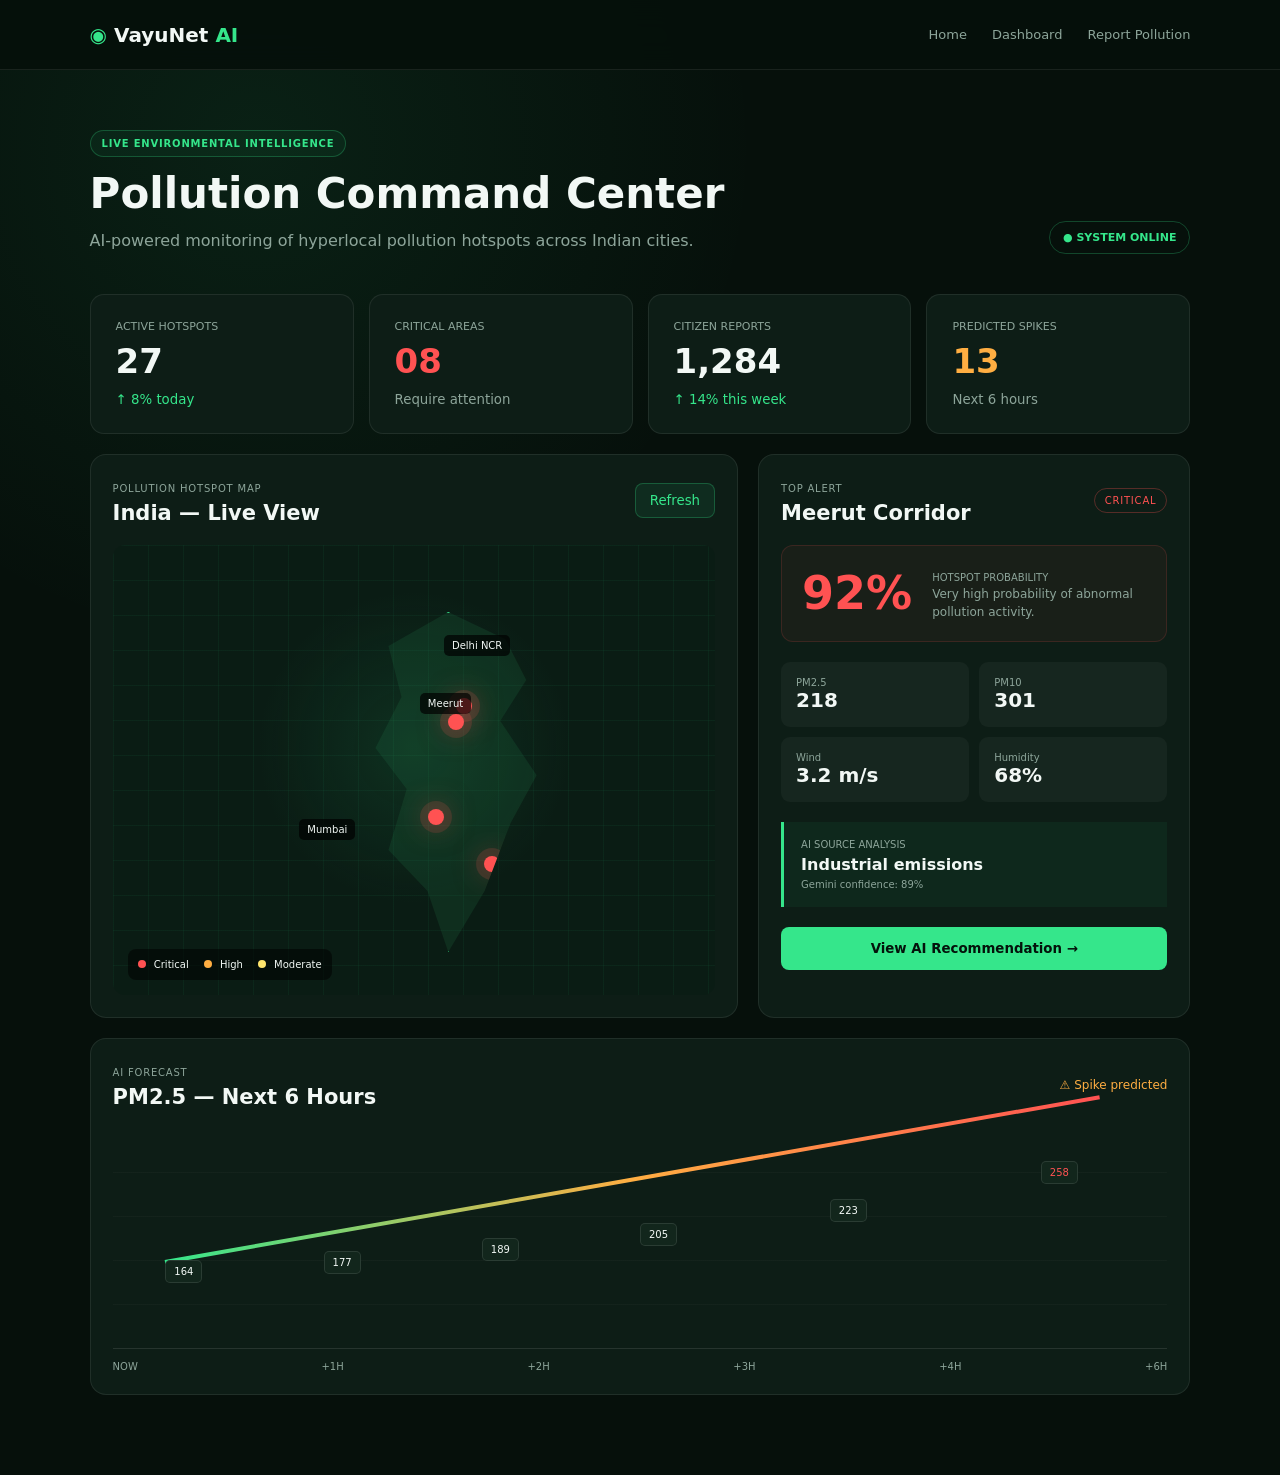
<file: index.html>
<!DOCTYPE html>
<html lang="en">

<head>

    <meta charset="UTF-8">

    <meta name="viewport"
          content="width=device-width, initial-scale=1.0">

    <title>VayuNet AI | Dashboard</title>

    <link rel="stylesheet"
          href="style.css">

</head>

<body>

<nav class="navbar">

    <div class="logo">
        <span>◉</span> VayuNet <b>AI</b>
    </div>

    <div class="nav-links">

        <a href="index.html">
            Home
        </a>

        <a href="dashboard.html">
            Dashboard
        </a>

        <a href="report.html">
            Report Pollution
        </a>

    </div>

</nav>


<main class="dashboard">

    <div class="dashboard-header">

        <div>

            <div class="badge">
                LIVE ENVIRONMENTAL INTELLIGENCE
            </div>

            <h1>
                Pollution Command Center
            </h1>

            <p>
                AI-powered monitoring of hyperlocal pollution
                hotspots across Indian cities.
            </p>

        </div>

        <div class="status">
            ● SYSTEM ONLINE
        </div>

    </div>


    <!-- Stats -->

    <section class="dashboard-stats">

        <div class="dashboard-card">

            <span>
                ACTIVE HOTSPOTS
            </span>

            <strong>
                27
            </strong>

            <small class="green">
                ↑ 8% today
            </small>

        </div>


        <div class="dashboard-card">

            <span>
                CRITICAL AREAS
            </span>

            <strong class="red">
                08
            </strong>

            <small>
                Require attention
            </small>

        </div>


        <div class="dashboard-card">

            <span>
                CITIZEN REPORTS
            </span>

            <strong>
                1,284
            </strong>

            <small class="green">
                ↑ 14% this week
            </small>

        </div>


        <div class="dashboard-card">

            <span>
                PREDICTED SPIKES
            </span>

            <strong class="orange">
                13
            </strong>

            <small>
                Next 6 hours
            </small>

        </div>

    </section>


    <!-- Main Grid -->

    <section class="dashboard-grid">


        <!-- Map -->

        <div class="panel map-panel">

            <div class="panel-header">

                <div>

                    <span>
                        POLLUTION HOTSPOT MAP
                    </span>

                    <h2>
                        India — Live View
                    </h2>

                </div>

                <button>
                    Refresh
                </button>

            </div>


            <div class="big-map">

                <div class="map-grid"></div>

                <div class="india-shape">

                    <div class="map-hotspot hotspot-a"></div>

                    <div class="map-hotspot hotspot-b"></div>

                    <div class="map-hotspot hotspot-c"></div>

                    <div class="map-hotspot hotspot-d"></div>

                </div>


                <div class="map-location location-a">
                    Delhi NCR
                </div>

                <div class="map-location location-b">
                    Meerut
                </div>

                <div class="map-location location-c">
                    Mumbai
                </div>


                <div class="map-legend">

                    <div>
                        <i class="critical"></i>
                        Critical
                    </div>

                    <div>
                        <i class="high"></i>
                        High
                    </div>

                    <div>
                        <i class="moderate"></i>
                        Moderate
                    </div>

                </div>

            </div>

        </div>


        <!-- Hotspot -->

        <div class="panel hotspot-panel">

            <div class="panel-header">

                <div>

                    <span>
                        TOP ALERT
                    </span>

                    <h2>
                        Meerut Corridor
                    </h2>

                </div>

                <span class="critical-label">
                    CRITICAL
                </span>

            </div>


            <div class="risk-score">

                <div class="score">
                    92%
                </div>

                <div>
                    <span>
                        HOTSPOT PROBABILITY
                    </span>

                    <p>
                        Very high probability of
                        abnormal pollution activity.
                    </p>
                </div>

            </div>


            <div class="metrics">

                <div>
                    <span>PM2.5</span>
                    <strong>218</strong>
                </div>

                <div>
                    <span>PM10</span>
                    <strong>301</strong>
                </div>

                <div>
                    <span>Wind</span>
                    <strong>3.2 m/s</strong>
                </div>

                <div>
                    <span>Humidity</span>
                    <strong>68%</strong>
                </div>

            </div>


            <div class="source-box">

                <span>
                    AI SOURCE ANALYSIS
                </span>

                <strong>
                    Industrial emissions
                </strong>

                <small>
                    Gemini confidence: 89%
                </small>

            </div>


            <button class="action-button">
                View AI Recommendation →
            </button>

        </div>

    </section>


    <!-- Forecast -->

    <section class="panel forecast-panel">

        <div class="panel-header">

            <div>

                <span>
                    AI FORECAST
                </span>

                <h2>
                    PM2.5 — Next 6 Hours
                </h2>

            </div>

            <div class="forecast-warning">
                ⚠ Spike predicted
            </div>

        </div>


        <div class="forecast-chart">

            <div class="chart-line"></div>

            <div class="chart-point p1">164</div>
            <div class="chart-point p2">177</div>
            <div class="chart-point p3">189</div>
            <div class="chart-point p4">205</div>
            <div class="chart-point p5">223</div>
            <div class="chart-point p6">258</div>

        </div>


        <div class="forecast-hours">

            <span>NOW</span>
            <span>+1H</span>
            <span>+2H</span>
            <span>+3H</span>
            <span>+4H</span>
            <span>+6H</span>

        </div>

    </section>


</main>


<script src="script.js"></script>

</body>

</html>
</file>
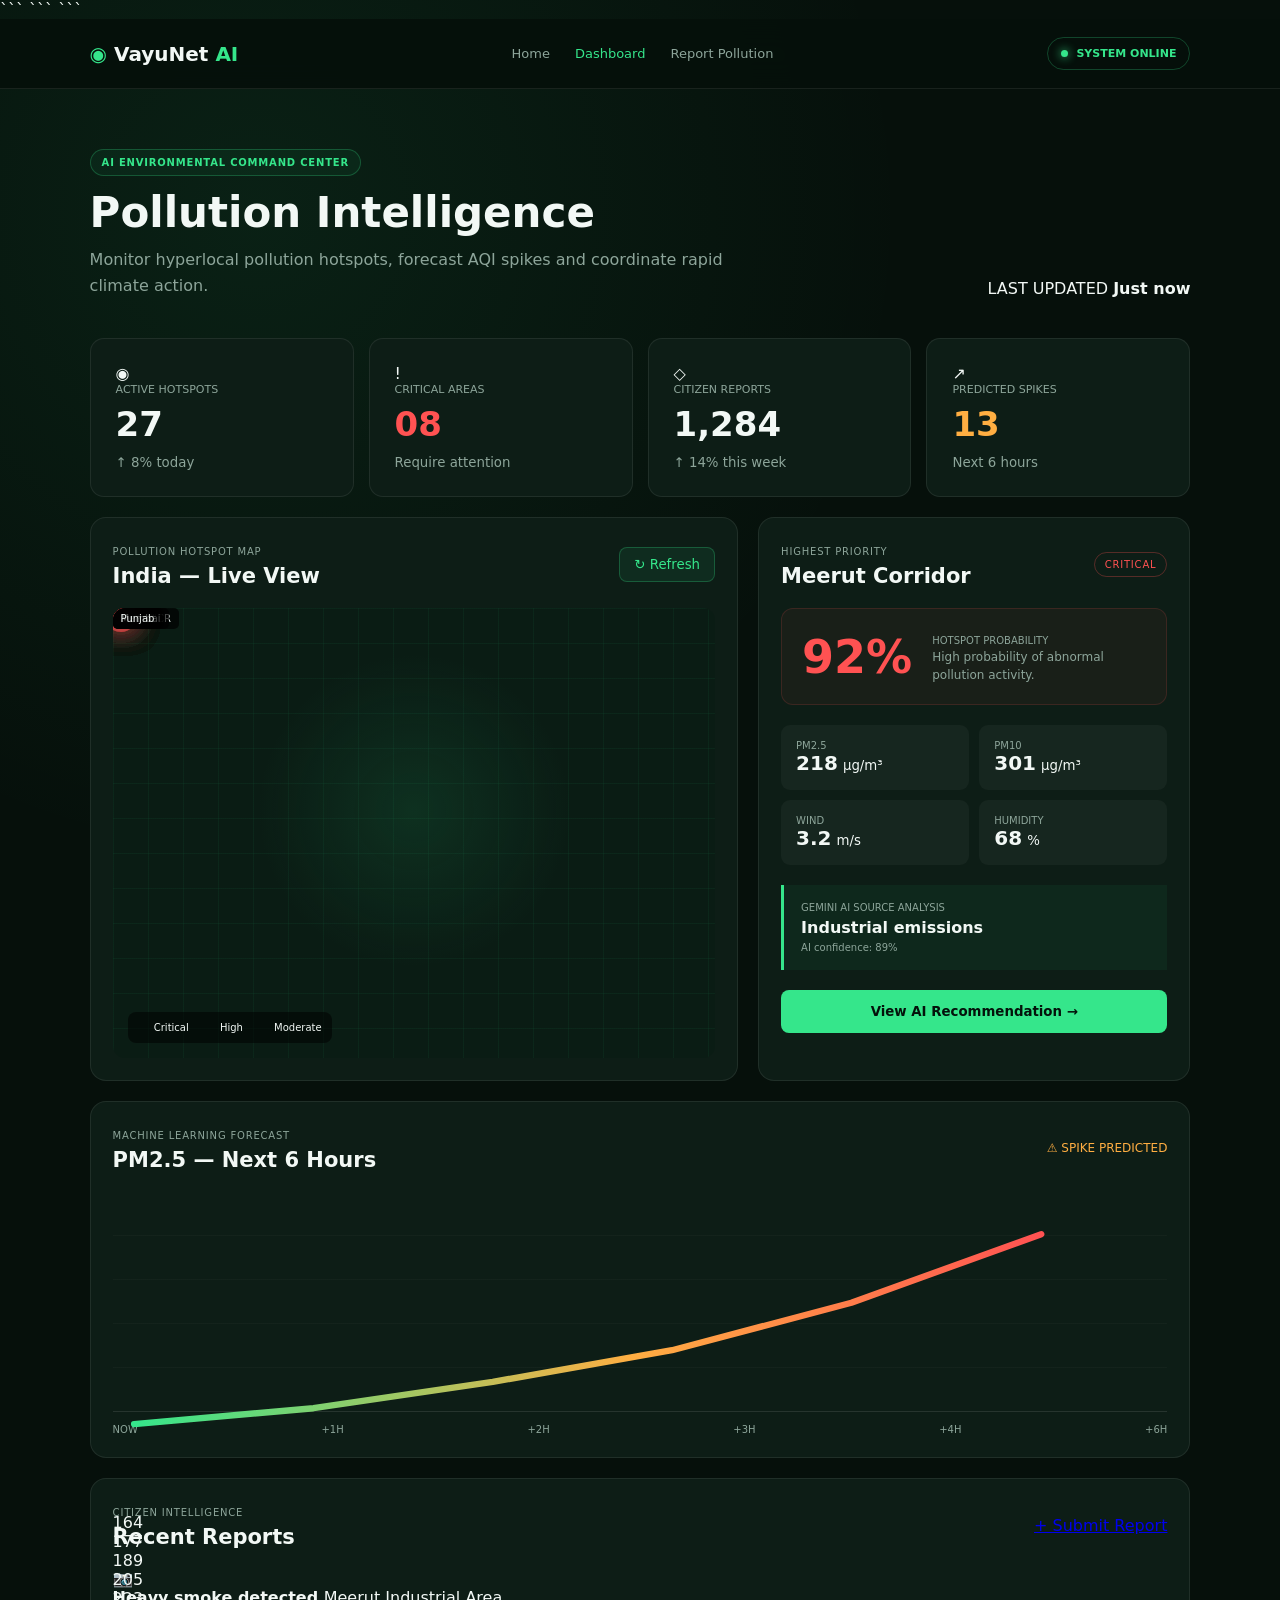
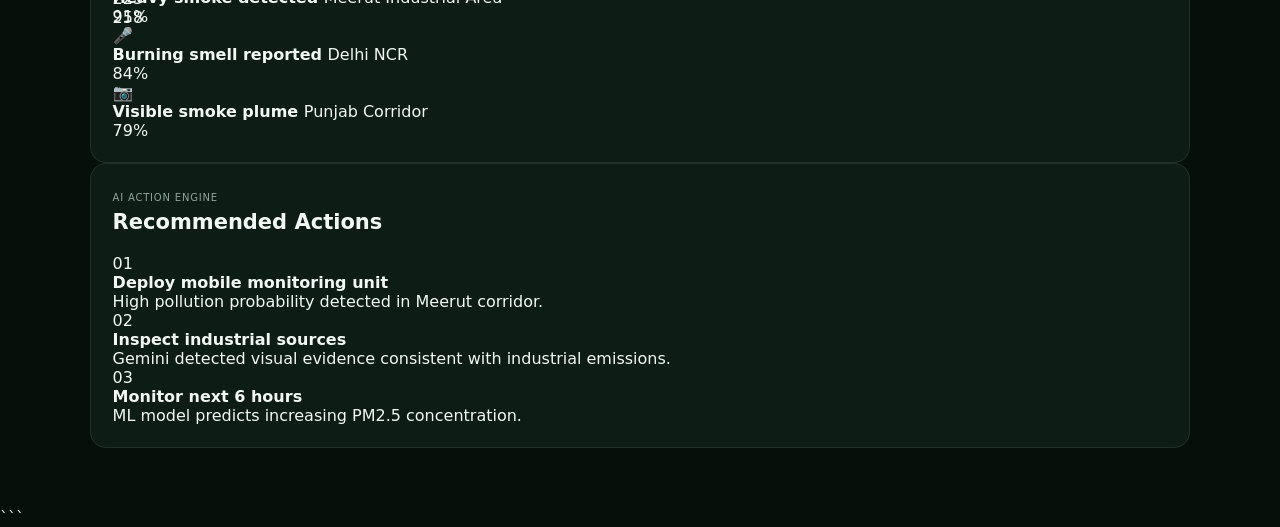
<file: dashboard.html>
<!DOCTYPE html>

<html lang="en">

<head>
    <meta charset="UTF-8">
    <meta name="viewport" content="width=device-width, initial-scale=1.0">

```
<title>VayuNet AI | Command Center</title>

<link rel="stylesheet" href="style.css">
```

</head>

<body>

```
<!-- Navigation -->

<nav class="navbar">

    <div class="logo">
        <span>◉</span> VayuNet <b>AI</b>
    </div>

    <div class="nav-links">
        <a href="index.html">Home</a>
        <a href="dashboard.html" class="active">Dashboard</a>
        <a href="report.html">Report Pollution</a>
    </div>

    <div class="system-status">
        <span class="status-dot"></span>
        SYSTEM ONLINE
    </div>

</nav>


<!-- Dashboard -->

<main class="dashboard">

    <!-- Header -->

    <section class="dashboard-header">

        <div>

            <div class="badge">
                AI ENVIRONMENTAL COMMAND CENTER
            </div>

            <h1>
                Pollution Intelligence
            </h1>

            <p>
                Monitor hyperlocal pollution hotspots,
                forecast AQI spikes and coordinate rapid
                climate action.
            </p>

        </div>

        <div class="last-update">
            <span>LAST UPDATED</span>
            <strong id="updateTime">Just now</strong>
        </div>

    </section>


    <!-- Statistics -->

    <section class="dashboard-stats">

        <div class="dashboard-card">

            <div class="stat-icon green-icon">
                ◉
            </div>

            <span>ACTIVE HOTSPOTS</span>

            <strong>27</strong>

            <small class="positive">
                ↑ 8% today
            </small>

        </div>


        <div class="dashboard-card">

            <div class="stat-icon red-icon">
                !
            </div>

            <span>CRITICAL AREAS</span>

            <strong class="red">08</strong>

            <small>
                Require attention
            </small>

        </div>


        <div class="dashboard-card">

            <div class="stat-icon orange-icon">
                ◇
            </div>

            <span>CITIZEN REPORTS</span>

            <strong>1,284</strong>

            <small class="positive">
                ↑ 14% this week
            </small>

        </div>


        <div class="dashboard-card">

            <div class="stat-icon purple-icon">
                ↗
            </div>

            <span>PREDICTED SPIKES</span>

            <strong class="orange">13</strong>

            <small>
                Next 6 hours
            </small>

        </div>

    </section>


    <!-- Main Dashboard -->

    <section class="dashboard-grid">


        <!-- Pollution Map -->

        <div class="panel map-panel">

            <div class="panel-header">

                <div>

                    <span class="panel-label">
                        POLLUTION HOTSPOT MAP
                    </span>

                    <h2>
                        India — Live View
                    </h2>

                </div>

                <button class="small-button"
                        onclick="refreshDashboard()">
                    ↻ Refresh
                </button>

            </div>


            <div class="big-map">

                <div class="map-grid"></div>


                <!-- Stylized India -->

                <div class="india-map">

                    <div class="map-hotspot hotspot-delhi"></div>

                    <div class="map-hotspot hotspot-meerut"></div>

                    <div class="map-hotspot hotspot-mumbai"></div>

                    <div class="map-hotspot hotspot-punjab"></div>

                    <div class="map-hotspot hotspot-kolkata"></div>

                    <div class="map-hotspot hotspot-bangalore"></div>

                </div>


                <!-- Labels -->

                <div class="map-location location-delhi">
                    Delhi NCR
                </div>

                <div class="map-location location-meerut">
                    Meerut
                </div>

                <div class="map-location location-mumbai">
                    Mumbai
                </div>

                <div class="map-location location-punjab">
                    Punjab
                </div>


                <!-- Legend -->

                <div class="map-legend">

                    <div>
                        <i class="legend-critical"></i>
                        Critical
                    </div>

                    <div>
                        <i class="legend-high"></i>
                        High
                    </div>

                    <div>
                        <i class="legend-medium"></i>
                        Moderate
                    </div>

                </div>

            </div>

        </div>


        <!-- Top Alert -->

        <div class="panel alert-panel">

            <div class="panel-header">

                <div>

                    <span class="panel-label">
                        HIGHEST PRIORITY
                    </span>

                    <h2>
                        Meerut Corridor
                    </h2>

                </div>

                <span class="critical-label">
                    CRITICAL
                </span>

            </div>


            <!-- Risk -->

            <div class="risk-score">

                <div class="score">
                    92%
                </div>

                <div>

                    <span>
                        HOTSPOT PROBABILITY
                    </span>

                    <p>
                        High probability of abnormal
                        pollution activity.
                    </p>

                </div>

            </div>


            <!-- Metrics -->

            <div class="metrics">

                <div>
                    <span>PM2.5</span>
                    <strong>218</strong>
                    <small>μg/m³</small>
                </div>

                <div>
                    <span>PM10</span>
                    <strong>301</strong>
                    <small>μg/m³</small>
                </div>

                <div>
                    <span>WIND</span>
                    <strong>3.2</strong>
                    <small>m/s</small>
                </div>

                <div>
                    <span>HUMIDITY</span>
                    <strong>68</strong>
                    <small>%</small>
                </div>

            </div>


            <!-- AI Source -->

            <div class="source-box">

                <span>
                    GEMINI AI SOURCE ANALYSIS
                </span>

                <strong>
                    Industrial emissions
                </strong>

                <small>
                    AI confidence: 89%
                </small>

            </div>


            <!-- Action -->

            <button
                class="action-button"
                onclick="showRecommendation()">

                View AI Recommendation →

            </button>

        </div>

    </section>


    <!-- Forecast -->

    <section class="panel forecast-panel">

        <div class="panel-header">

            <div>

                <span class="panel-label">
                    MACHINE LEARNING FORECAST
                </span>

                <h2>
                    PM2.5 — Next 6 Hours
                </h2>

            </div>

            <div class="forecast-warning">
                ⚠ SPIKE PREDICTED
            </div>

        </div>


        <!-- Chart -->

        <div class="forecast-chart">

            <div class="chart-grid"></div>

            <svg
                class="forecast-svg"
                viewBox="0 0 1000 300"
                preserveAspectRatio="none">

                <defs>

                    <linearGradient
                        id="forecastGradient"
                        x1="0%"
                        y1="0%"
                        x2="100%"
                        y2="0%">

                        <stop
                            offset="0%"
                            stop-color="#35e68b"/>

                        <stop
                            offset="55%"
                            stop-color="#ffae42"/>

                        <stop
                            offset="100%"
                            stop-color="#ff5252"/>

                    </linearGradient>

                </defs>

                <polyline
                    points="20,220 190,205 360,180 530,150 700,105 880,40"
                    fill="none"
                    stroke="url(#forecastGradient)"
                    stroke-width="6"
                    stroke-linecap="round"
                    stroke-linejoin="round"/>

            </svg>


            <div class="forecast-value value-1">
                164
            </div>

            <div class="forecast-value value-2">
                177
            </div>

            <div class="forecast-value value-3">
                189
            </div>

            <div class="forecast-value value-4">
                205
            </div>

            <div class="forecast-value value-5">
                223
            </div>

            <div class="forecast-value value-6">
                258
            </div>

        </div>


        <div class="forecast-hours">

            <span>NOW</span>
            <span>+1H</span>
            <span>+2H</span>
            <span>+3H</span>
            <span>+4H</span>
            <span>+6H</span>

        </div>

    </section>


    <!-- Bottom Section -->

    <section class="bottom-grid">


        <!-- Recent Reports -->

        <div class="panel">

            <div class="panel-header">

                <div>

                    <span class="panel-label">
                        CITIZEN INTELLIGENCE
                    </span>

                    <h2>
                        Recent Reports
                    </h2>

                </div>

                <a href="report.html"
                   class="view-link">
                    + Submit Report
                </a>

            </div>


            <div class="report-list">

                <div class="report-item">

                    <div class="report-icon">
                        📷
                    </div>

                    <div>

                        <strong>
                            Heavy smoke detected
                        </strong>

                        <span>
                            Meerut Industrial Area
                        </span>

                    </div>

                    <div class="report-risk">
                        91%
                    </div>

                </div>


                <div class="report-item">

                    <div class="report-icon">
                        🎤
                    </div>

                    <div>

                        <strong>
                            Burning smell reported
                        </strong>

                        <span>
                            Delhi NCR
                        </span>

                    </div>

                    <div class="report-risk">
                        84%
                    </div>

                </div>


                <div class="report-item">

                    <div class="report-icon">
                        📷
                    </div>

                    <div>

                        <strong>
                            Visible smoke plume
                        </strong>

                        <span>
                            Punjab Corridor
                        </span>

                    </div>

                    <div class="report-risk">
                        79%
                    </div>

                </div>

            </div>

        </div>


        <!-- Recommended Actions -->

        <div class="panel">

            <div class="panel-header">

                <div>

                    <span class="panel-label">
                        AI ACTION ENGINE
                    </span>

                    <h2>
                        Recommended Actions
                    </h2>

                </div>

            </div>


            <div class="recommendation">

                <div class="recommendation-number">
                    01
                </div>

                <div>

                    <strong>
                        Deploy mobile monitoring unit
                    </strong>

                    <p>
                        High pollution probability detected
                        in Meerut corridor.
                    </p>

                </div>

            </div>


            <div class="recommendation">

                <div class="recommendation-number">
                    02
                </div>

                <div>

                    <strong>
                        Inspect industrial sources
                    </strong>

                    <p>
                        Gemini detected visual evidence
                        consistent with industrial emissions.
                    </p>

                </div>

            </div>


            <div class="recommendation">

                <div class="recommendation-number">
                    03
                </div>

                <div>

                    <strong>
                        Monitor next 6 hours
                    </strong>

                    <p>
                        ML model predicts increasing PM2.5
                        concentration.
                    </p>

                </div>

            </div>

        </div>

    </section>

</main>


<!-- Recommendation Modal -->

<div id="recommendationModal"
     class="modal">

    <div class="modal-content">

        <button
            class="modal-close"
            onclick="closeRecommendation()">
            ×
        </button>

        <span class="panel-label">
            AI RECOMMENDATION
        </span>

        <h2>
            Immediate Action Required
        </h2>

        <p>
            VayuNet AI has detected a high-confidence
            pollution hotspot in the Meerut corridor.
        </p>

        <div class="modal-alert">
            <strong>
                Recommended response
            </strong>

            <ul>
                <li>Deploy mobile monitoring unit</li>
                <li>Inspect nearby industrial sources</li>
                <li>Continue sensor monitoring</li>
                <li>Review citizen reports</li>
            </ul>

        </div>

        <button
            class="action-button"
            onclick="closeRecommendation()">

            Acknowledge Alert

        </button>

    </div>

</div>


<script src="script.js"></script>
```

</body>

</html>
</file>
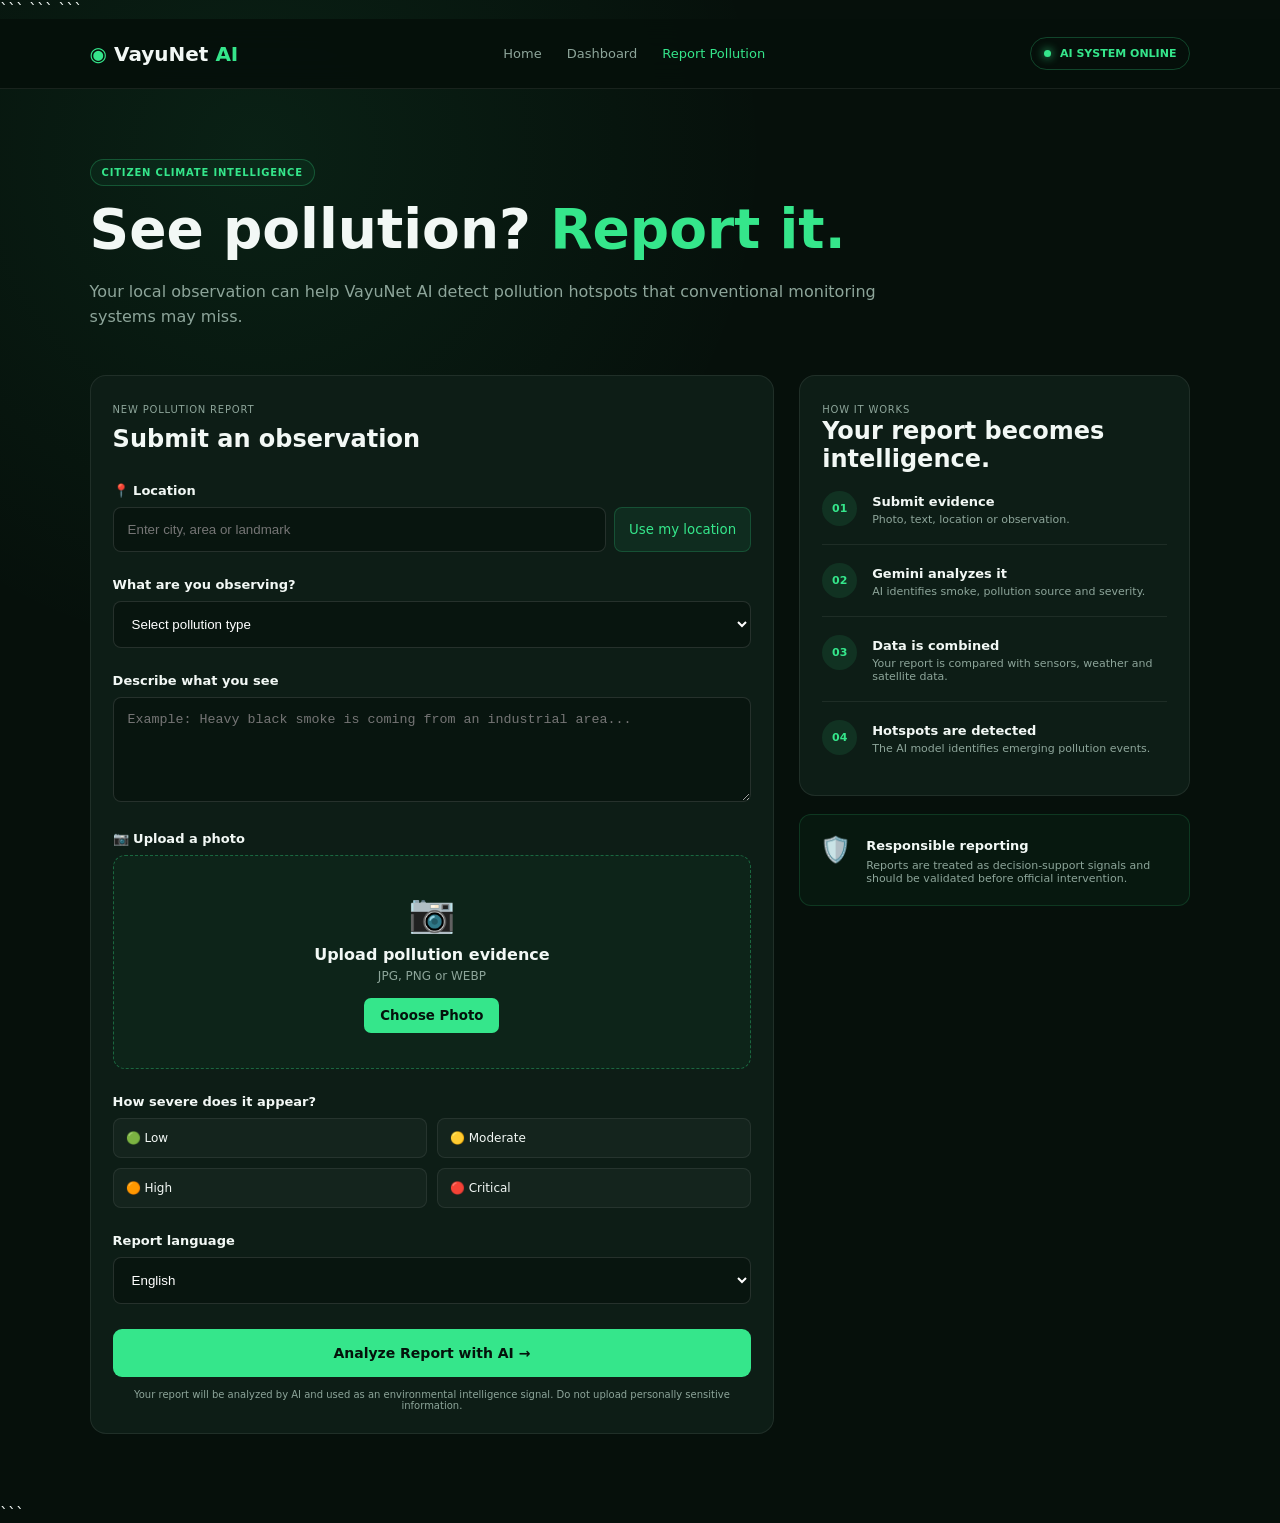
<file: report.html>
<!DOCTYPE html>

<html lang="en">

<head>

```
<meta charset="UTF-8">

<meta name="viewport"
      content="width=device-width, initial-scale=1.0">

<title>VayuNet AI | Report Pollution</title>

<link rel="stylesheet"
      href="style.css">
```

</head>

<body>

```
<!-- Navigation -->

<nav class="navbar">

    <div class="logo">
        <span>◉</span> VayuNet <b>AI</b>
    </div>

    <div class="nav-links">

        <a href="index.html">
            Home
        </a>

        <a href="dashboard.html">
            Dashboard
        </a>

        <a href="report.html"
           class="active">
            Report Pollution
        </a>

    </div>

    <div class="system-status">

        <span class="status-dot"></span>

        AI SYSTEM ONLINE

    </div>

</nav>


<!-- Main -->

<main class="report-page">


    <!-- Header -->

    <section class="report-header">

        <div class="badge">
            CITIZEN CLIMATE INTELLIGENCE
        </div>

        <h1>
            See pollution?
            <span>Report it.</span>
        </h1>

        <p>
            Your local observation can help VayuNet AI
            detect pollution hotspots that conventional
            monitoring systems may miss.
        </p>

    </section>


    <!-- Report Form -->

    <section class="report-container">


        <div class="report-form panel">

            <div class="form-title">

                <span class="panel-label">
                    NEW POLLUTION REPORT
                </span>

                <h2>
                    Submit an observation
                </h2>

            </div>


            <!-- Location -->

            <div class="form-group">

                <label>
                    📍 Location
                </label>

                <div class="location-input">

                    <input
                        type="text"
                        id="location"
                        placeholder="Enter city, area or landmark">

                    <button
                        type="button"
                        onclick="getLocation()">

                        Use my location

                    </button>

                </div>

            </div>


            <!-- Pollution Type -->

            <div class="form-group">

                <label>
                    What are you observing?
                </label>

                <select id="pollutionType">

                    <option value="">
                        Select pollution type
                    </option>

                    <option>
                        Heavy smoke
                    </option>

                    <option>
                        Industrial emissions
                    </option>

                    <option>
                        Agricultural burning
                    </option>

                    <option>
                        Vehicle pollution
                    </option>

                    <option>
                        Dust / construction
                    </option>

                    <option>
                        Unknown
                    </option>

                </select>

            </div>


            <!-- Description -->

            <div class="form-group">

                <label>
                    Describe what you see
                </label>

                <textarea
                    id="description"
                    rows="5"
                    placeholder="Example: Heavy black smoke is coming from an industrial area..."></textarea>

            </div>


            <!-- Photo -->

            <div class="form-group">

                <label>
                    📷 Upload a photo
                </label>

                <div
                    class="upload-area"
                    id="uploadArea">

                    <input
                        type="file"
                        id="photo"
                        accept="image/*"
                        hidden>

                    <div class="upload-icon">
                        📷
                    </div>

                    <strong>
                        Upload pollution evidence
                    </strong>

                    <p>
                        JPG, PNG or WEBP
                    </p>

                    <button
                        type="button"
                        onclick="document.getElementById('photo').click()">

                        Choose Photo

                    </button>

                </div>

                <div
                    id="fileName"
                    class="file-name">
                </div>

            </div>


            <!-- Severity -->

            <div class="form-group">

                <label>
                    How severe does it appear?
                </label>

                <div class="severity-options">

                    <label class="severity-option">

                        <input
                            type="radio"
                            name="severity"
                            value="low">

                        <span>
                            🟢 Low
                        </span>

                    </label>


                    <label class="severity-option">

                        <input
                            type="radio"
                            name="severity"
                            value="medium">

                        <span>
                            🟡 Moderate
                        </span>

                    </label>


                    <label class="severity-option">

                        <input
                            type="radio"
                            name="severity"
                            value="high">

                        <span>
                            🟠 High
                        </span>

                    </label>


                    <label class="severity-option">

                        <input
                            type="radio"
                            name="severity"
                            value="critical">

                        <span>
                            🔴 Critical
                        </span>

                    </label>

                </div>

            </div>


            <!-- Language -->

            <div class="form-group">

                <label>
                    Report language
                </label>

                <select id="language">

                    <option>
                        English
                    </option>

                    <option>
                        Hindi
                    </option>

                    <option>
                        Hinglish
                    </option>

                    <option>
                        Bengali
                    </option>

                    <option>
                        Tamil
                    </option>

                </select>

            </div>


            <!-- Submit -->

            <button
                class="submit-report"
                onclick="submitReport()">

                Analyze Report with AI →

            </button>


            <p class="privacy-note">

                Your report will be analyzed by AI and
                used as an environmental intelligence signal.
                Do not upload personally sensitive information.

            </p>

        </div>


        <!-- AI Explanation -->

        <aside class="report-info">


            <div class="panel">

                <span class="panel-label">
                    HOW IT WORKS
                </span>

                <h2>
                    Your report becomes intelligence.
                </h2>


                <div class="process-step">

                    <div class="process-number">
                        01
                    </div>

                    <div>

                        <strong>
                            Submit evidence
                        </strong>

                        <p>
                            Photo, text, location or
                            observation.
                        </p>

                    </div>

                </div>


                <div class="process-step">

                    <div class="process-number">
                        02
                    </div>

                    <div>

                        <strong>
                            Gemini analyzes it
                        </strong>

                        <p>
                            AI identifies smoke, pollution
                            source and severity.
                        </p>

                    </div>

                </div>


                <div class="process-step">

                    <div class="process-number">
                        03
                    </div>

                    <div>

                        <strong>
                            Data is combined
                        </strong>

                        <p>
                            Your report is compared with
                            sensors, weather and satellite data.
                        </p>

                    </div>

                </div>


                <div class="process-step">

                    <div class="process-number">
                        04
                    </div>

                    <div>

                        <strong>
                            Hotspots are detected
                        </strong>

                        <p>
                            The AI model identifies emerging
                            pollution events.
                        </p>

                    </div>

                </div>

            </div>


            <!-- Trust Card -->

            <div class="trust-card">

                <div class="trust-icon">
                    🛡️
                </div>

                <div>

                    <strong>
                        Responsible reporting
                    </strong>

                    <p>
                        Reports are treated as decision-support
                        signals and should be validated before
                        official intervention.
                    </p>

                </div>

            </div>

        </aside>

    </section>

</main>


<!-- AI Result Modal -->

<div
    id="reportModal"
    class="modal">

    <div class="modal-content">

        <button
            class="modal-close"
            onclick="closeReportModal()">
            ×
        </button>

        <span class="panel-label">
            VAYUNET AI ANALYSIS
        </span>

        <h2>
            Report analyzed successfully
        </h2>

        <div class="ai-result">

            <div class="result-row">

                <span>
                    Smoke detected
                </span>

                <strong class="green">
                    YES
                </strong>

            </div>

            <div class="result-row">

                <span>
                    Likely source
                </span>

                <strong>
                    Industrial emissions
                </strong>

            </div>

            <div class="result-row">

                <span>
                    Severity
                </span>

                <strong class="orange">
                    HIGH
                </strong>

            </div>

            <div class="result-row">

                <span>
                    AI confidence
                </span>

                <strong class="green">
                    91%
                </strong>

            </div>

        </div>

        <p class="modal-description">

            This report has been converted into an environmental
            intelligence signal. It can be combined with
            sensor and satellite data to improve hotspot detection.

        </p>

        <button
            class="action-button"
            onclick="closeReportModal()">

            Done

        </button>

    </div>

</div>


<script src="script.js"></script>
```

</body>

</html>
</file>
<file: style.css>
:root {
    --bg: #06100b;
    --bg-light: #0d1d16;
    --bg-card: #10231a;
    --green: #35e68b;
    --red: #ff5252;
    --orange: #ffae42;
    --yellow: #ffe66d;
    --muted: #8da59a;
    --white: #f2f8f5;
}

* {
    margin: 0;
    padding: 0;
    box-sizing: border-box;
}

html {
    scroll-behavior: smooth;
}

body {
    min-height: 100vh;
    background:
        radial-gradient(
            circle at 20% 10%,
            rgba(53, 230, 139, 0.08),
            transparent 30%
        ),
        var(--bg);
    color: var(--white);
    font-family:
        Inter,
        system-ui,
        -apple-system,
        BlinkMacSystemFont,
        "Segoe UI",
        sans-serif;
}

/* =========================
   NAVBAR
========================= */

.navbar {
    min-height: 70px;
    padding: 0 7%;
    display: flex;
    align-items: center;
    justify-content: space-between;
    gap: 30px;
    border-bottom: 1px solid rgba(255,255,255,0.08);
    background: rgba(6,16,11,0.95);
    position: sticky;
    top: 0;
    z-index: 100;
    backdrop-filter: blur(15px);
}

.logo {
    font-size: 20px;
    font-weight: 700;
    white-space: nowrap;
}

.logo span {
    color: var(--green);
}

.logo b {
    color: var(--green);
}

.nav-links {
    display: flex;
    align-items: center;
    gap: 25px;
}

.nav-links a {
    color: var(--muted);
    text-decoration: none;
    font-size: 13px;
    transition: 0.2s ease;
}

.nav-links a:hover,
.nav-links a.active {
    color: var(--green);
}

.system-status,
.status {
    color: var(--green);
    font-size: 11px;
    font-weight: bold;
    padding: 9px 13px;
    border: 1px solid rgba(53,230,139,0.25);
    border-radius: 20px;
}

.status-dot {
    display: inline-block;
    width: 7px;
    height: 7px;
    background: var(--green);
    border-radius: 50%;
    margin-right: 5px;
    box-shadow: 0 0 10px var(--green);
}

/* =========================
   COMMON
========================= */

.dashboard {
    padding: 60px 7%;
}

.badge {
    display: inline-block;
    padding: 7px 11px;
    color: var(--green);
    border: 1px solid rgba(53,230,139,0.25);
    background: rgba(53,230,139,0.05);
    border-radius: 20px;
    font-size: 10px;
    font-weight: bold;
    letter-spacing: 0.8px;
}

.dashboard-header {
    display: flex;
    justify-content: space-between;
    align-items: flex-end;
    margin-bottom: 40px;
    gap: 30px;
}

.dashboard-header h1 {
    font-size: 42px;
    margin-top: 12px;
}

.dashboard-header p {
    color: var(--muted);
    max-width: 650px;
    line-height: 1.6;
    margin-top: 10px;
}

.panel {
    background: var(--bg-light);
    border: 1px solid rgba(255,255,255,0.08);
    border-radius: 16px;
    padding: 22px;
}

.panel-header {
    display: flex;
    justify-content: space-between;
    align-items: center;
    margin-bottom: 20px;
    gap: 15px;
}

.panel-header span,
.panel-label {
    color: var(--muted);
    font-size: 10px;
    letter-spacing: 0.8px;
}

.panel-header h2 {
    margin-top: 5px;
    font-size: 21px;
}

button {
    font-family: inherit;
}

/* =========================
   STATS
========================= */

.dashboard-stats {
    display: grid;
    grid-template-columns: repeat(4, 1fr);
    gap: 15px;
    margin-bottom: 20px;
}

.dashboard-card {
    padding: 25px;
    background: var(--bg-light);
    border: 1px solid rgba(255,255,255,0.08);
    border-radius: 14px;
    transition: 0.2s ease;
}

.dashboard-card:hover {
    transform: translateY(-3px);
    border-color: rgba(53,230,139,0.25);
}

.dashboard-card span {
    display: block;
    color: var(--muted);
    font-size: 11px;
}

.dashboard-card strong {
    display: block;
    font-size: 34px;
    margin: 8px 0;
}

.dashboard-card small {
    color: var(--muted);
}

.green {
    color: var(--green) !important;
}

.red {
    color: var(--red) !important;
}

.orange {
    color: var(--orange) !important;
}

/* =========================
   DASHBOARD GRID
========================= */

.dashboard-grid {
    display: grid;
    grid-template-columns: 1.5fr 1fr;
    gap: 20px;
    margin-bottom: 20px;
}

/* =========================
   MAP
========================= */

.big-map {
    height: 450px;
    position: relative;
    overflow: hidden;
    border-radius: 12px;
    background:
        radial-gradient(
            circle at 50% 45%,
            rgba(30,130,80,0.2),
            transparent 40%
        ),
        #0a1c14;
}

.big-map::before {
    content: "";
    position: absolute;
    inset: 0;
    background-image:
        linear-gradient(
            rgba(53,230,139,0.05) 1px,
            transparent 1px
        ),
        linear-gradient(
            90deg,
            rgba(53,230,139,0.05) 1px,
            transparent 1px
        );
    background-size: 35px 35px;
}

.india-shape {
    position: absolute;
    left: 35%;
    top: 15%;
    width: 260px;
    height: 340px;
    background: rgba(40,150,90,0.15);
    clip-path: polygon(
        48% 0%,
        70% 8%,
        78% 20%,
        68% 32%,
        82% 48%,
        72% 62%,
        62% 82%,
        48% 100%,
        40% 82%,
        25% 70%,
        32% 52%,
        20% 40%,
        30% 25%,
        25% 10%
    );
    border: 1px solid var(--green);
}

.map-hotspot {
    position: absolute;
    width: 16px;
    height: 16px;
    border-radius: 50%;
    background: var(--red);
    box-shadow:
        0 0 0 8px rgba(255,82,82,0.15),
        0 0 30px rgba(255,82,82,0.7);
    animation: pulse 2s infinite;
    z-index: 5;
}

@keyframes pulse {
    0% {
        transform: scale(1);
        opacity: 1;
    }

    50% {
        transform: scale(1.25);
        opacity: 0.7;
    }

    100% {
        transform: scale(1);
        opacity: 1;
    }
}

.hotspot-a {
    left: 51%;
    top: 25%;
}

.hotspot-b {
    left: 48%;
    top: 30%;
}

.hotspot-c {
    left: 40%;
    top: 58%;
}

.hotspot-d {
    left: 62%;
    top: 72%;
}

.map-location {
    position: absolute;
    padding: 5px 8px;
    background: rgba(0,0,0,0.7);
    border-radius: 5px;
    font-size: 10px;
    z-index: 10;
}

.location-a {
    left: 55%;
    top: 20%;
}

.location-b {
    left: 51%;
    top: 33%;
}

.location-c {
    left: 31%;
    top: 61%;
}

.map-legend {
    position: absolute;
    bottom: 15px;
    left: 15px;
    display: flex;
    gap: 15px;
    padding: 10px;
    background: rgba(0,0,0,0.55);
    border-radius: 8px;
    font-size: 10px;
    z-index: 20;
}

.map-legend i {
    display: inline-block;
    width: 8px;
    height: 8px;
    border-radius: 50%;
    margin-right: 5px;
}

.critical {
    background: var(--red);
}

.high {
    background: var(--orange);
}

.moderate {
    background: var(--yellow);
}

/* =========================
   BUTTONS
========================= */

.small-button,
.panel-header button {
    padding: 9px 14px;
    border: 1px solid rgba(53,230,139,0.25);
    border-radius: 8px;
    background: rgba(53,230,139,0.08);
    color: var(--green);
    cursor: pointer;
}

.small-button:hover,
.panel-header button:hover {
    background: rgba(53,230,139,0.15);
}

.action-button {
    width: 100%;
    margin-top: 20px;
    padding: 14px;
    border: none;
    border-radius: 8px;
    background: var(--green);
    color: #04120b;
    font-weight: bold;
    cursor: pointer;
    transition: 0.2s ease;
}

.action-button:hover {
    transform: translateY(-2px);
    box-shadow: 0 10px 25px rgba(53,230,139,0.2);
}

/* =========================
   HOTSPOT
========================= */

.critical-label {
    color: var(--red) !important;
    padding: 6px 10px;
    border: 1px solid rgba(255,82,82,0.3);
    border-radius: 20px;
}

.risk-score {
    display: flex;
    align-items: center;
    gap: 20px;
    padding: 20px;
    background: rgba(255,82,82,0.05);
    border: 1px solid rgba(255,82,82,0.15);
    border-radius: 12px;
}

.score {
    font-size: 46px;
    color: var(--red);
    font-weight: bold;
}

.risk-score span {
    color: var(--muted);
    font-size: 10px;
}

.risk-score p {
    color: var(--muted);
    font-size: 12px;
    line-height: 1.5;
}

.metrics {
    display: grid;
    grid-template-columns: 1fr 1fr;
    gap: 10px;
    margin: 20px 0;
}

.metrics div {
    padding: 15px;
    background: rgba(255,255,255,0.04);
    border-radius: 9px;
}

.metrics span {
    display: block;
    color: var(--muted);
    font-size: 10px;
}

.metrics strong {
    font-size: 20px;
}

.source-box {
    padding: 17px;
    border-left: 3px solid var(--green);
    background: rgba(53,230,139,0.05);
}

.source-box span,
.source-box small {
    display: block;
    color: var(--muted);
    font-size: 10px;
}

.source-box strong {
    display: block;
    margin: 5px 0;
}

/* =========================
   FORECAST
========================= */

.forecast-panel {
    margin-bottom: 20px;
}

.forecast-warning {
    color: var(--orange);
    font-size: 12px;
}

.forecast-chart {
    height: 220px;
    position: relative;
    border-bottom: 1px solid rgba(255,255,255,0.1);
    background:
        repeating-linear-gradient(
            0deg,
            transparent,
            transparent 43px,
            rgba(255,255,255,0.05) 44px
        );
}

.chart-line {
    position: absolute;
    left: 5%;
    right: 5%;
    top: 60%;
    height: 4px;
    background: linear-gradient(
        90deg,
        var(--green),
        var(--orange),
        var(--red)
    );
    transform: rotate(-10deg);
    transform-origin: left;
}

.chart-point {
    position: absolute;
    padding: 5px 8px;
    background: #12261c;
    border: 1px solid rgba(255,255,255,0.1);
    border-radius: 5px;
    font-size: 10px;
}

.p1 { left: 5%; top: 60%; }
.p2 { left: 20%; top: 56%; }
.p3 { left: 35%; top: 50%; }
.p4 { left: 50%; top: 43%; }
.p5 { left: 68%; top: 32%; }
.p6 {
    left: 88%;
    top: 15%;
    color: var(--red);
}

.forecast-hours {
    display: flex;
    justify-content: space-between;
    margin-top: 12px;
    color: var(--muted);
    font-size: 10px;
}

/* =========================
   REPORT PAGE
========================= */

.report-page {
    padding: 70px 7%;
}

.report-header {
    max-width: 800px;
    margin-bottom: 45px;
}

.report-header h1 {
    font-size: 55px;
    line-height: 1.05;
    margin-top: 15px;
}

.report-header h1 span {
    color: var(--green);
}

.report-header p {
    color: var(--muted);
    margin-top: 20px;
    font-size: 16px;
    line-height: 1.6;
}

.report-container {
    display: grid;
    grid-template-columns: 1.4fr 0.8fr;
    gap: 25px;
}

.form-title {
    margin-bottom: 30px;
}

.form-title h2 {
    margin-top: 8px;
}

.form-group {
    margin-bottom: 25px;
}

.form-group > label {
    display: block;
    margin-bottom: 9px;
    font-size: 13px;
    font-weight: bold;
}

.form-group input[type="text"],
.form-group select,
.form-group textarea {
    width: 100%;
    padding: 14px;
    background: #08150f;
    color: white;
    border: 1px solid rgba(255,255,255,0.12);
    border-radius: 8px;
    outline: none;
}

.form-group input:focus,
.form-group select:focus,
.form-group textarea:focus {
    border-color: var(--green);
}

.form-group textarea {
    resize: vertical;
}

.location-input {
    display: flex;
    gap: 8px;
}

.location-input input {
    flex: 1;
}

.location-input button {
    padding: 10px 14px;
    background: rgba(53,230,139,0.08);
    color: var(--green);
    border: 1px solid rgba(53,230,139,0.2);
    border-radius: 8px;
    cursor: pointer;
}

.upload-area {
    padding: 35px 20px;
    text-align: center;
    border: 1px dashed rgba(53,230,139,0.35);
    background: rgba(53,230,139,0.03);
    border-radius: 12px;
}

.upload-icon {
    font-size: 38px;
    margin-bottom: 10px;
}

.upload-area strong {
    display: block;
}

.upload-area p {
    color: var(--muted);
    font-size: 12px;
    margin: 5px 0 15px;
}

.upload-area button {
    padding: 10px 16px;
    background: var(--green);
    color: #04120b;
    border: none;
    border-radius: 7px;
    font-weight: bold;
    cursor: pointer;
}

.file-name {
    margin-top: 8px;
    color: var(--green);
    font-size: 12px;
}

.severity-options {
    display: grid;
    grid-template-columns: 1fr 1fr;
    gap: 10px;
}

.severity-option {
    cursor: pointer;
}

.severity-option input {
    display: none;
}

.severity-option span {
    display: block;
    padding: 12px;
    background: rgba(255,255,255,0.03);
    border: 1px solid rgba(255,255,255,0.08);
    border-radius: 8px;
    font-size: 12px;
}

.severity-option input:checked + span {
    border-color: var(--green);
    background: rgba(53,230,139,0.08);
}

.submit-report {
    width: 100%;
    padding: 16px;
    border: none;
    border-radius: 9px;
    background: var(--green);
    color: #04120b;
    font-weight: bold;
    font-size: 14px;
    cursor: pointer;
}

.privacy-note {
    color: var(--muted);
    font-size: 10px;
    margin-top: 12px;
    text-align: center;
}

.process-step {
    display: flex;
    gap: 15px;
    padding: 18px 0;
    border-bottom: 1px solid rgba(255,255,255,0.07);
}

.process-step:last-child {
    border-bottom: none;
}

.process-number {
    min-width: 35px;
    height: 35px;
    display: flex;
    align-items: center;
    justify-content: center;
    border-radius: 50%;
    background: rgba(53,230,139,0.1);
    color: var(--green);
    font-size: 11px;
    font-weight: bold;
}

.process-step strong {
    font-size: 13px;
}

.process-step p {
    color: var(--muted);
    font-size: 11px;
    margin-top: 3px;
}

.trust-card {
    display: flex;
    gap: 15px;
    margin-top: 18px;
    padding: 20px;
    border: 1px solid rgba(53,230,139,0.15);
    background: rgba(53,230,139,0.04);
    border-radius: 12px;
}

.trust-icon {
    font-size: 25px;
}

.trust-card strong {
    font-size: 13px;
}

.trust-card p {
    color: var(--muted);
    font-size: 11px;
    margin-top: 5px;
}

/* =========================
   MODAL
========================= */

.modal {
    display: none;
    position: fixed;
    inset: 0;
    z-index: 1000;
    align-items: center;
    justify-content: center;
    background: rgba(0,0,0,0.75);
    padding: 20px;
}

.modal.show {
    display: flex;
}

.modal-content {
    width: 100%;
    max-width: 520px;
    position: relative;
    padding: 30px;
    background: #0d1d16;
    border: 1px solid rgba(255,255,255,0.12);
    border-radius: 16px;
    box-shadow: 0 30px 100px rgba(0,0,0,0.5);
}

.modal-close {
    position: absolute;
    top: 15px;
    right: 15px;
    width: 30px;
    height: 30px;
    border: none;
    border-radius: 50%;
    background: rgba(255,255,255,0.08);
    color: white;
    font-size: 20px;
    cursor: pointer;
}

.modal-content h2 {
    margin: 10px 0;
}

.modal-content > p {
    color: var(--muted);
    font-size: 13px;
    line-height: 1.6;
}

.modal-alert {
    margin: 20px 0;
    padding: 18px;
    border-left: 3px solid var(--red);
    background: rgba(255,82,82,0.06);
}

.modal-alert strong {
    display: block;
    margin-bottom: 10px;
}

.modal-alert li {
    color: var(--muted);
    margin: 7px 0;
    font-size: 12px;
}

.ai-result {
    margin: 20px 0;
    border: 1px solid rgba(255,255,255,0.08);
    border-radius: 10px;
    overflow: hidden;
}

.result-row {
    display: flex;
    justify-content: space-between;
    gap: 20px;
    padding: 15px;
    border-bottom: 1px solid rgba(255,255,255,0.07);
    font-size: 12px;
}

.result-row:last-child {
    border-bottom: none;
}

.modal-description {
    margin-bottom: 20px;
}

/* =========================
   RESPONSIVE
========================= */

@media (max-width: 900px) {

    .navbar {
        padding: 15px 5%;
        flex-wrap: wrap;
    }

    .nav-links {
        order: 3;
        width: 100%;
        justify-content: center;
    }

    .dashboard-stats {
        grid-template-columns: 1fr 1fr;
    }

    .dashboard-grid {
        grid-template-columns: 1fr;
    }

    .dashboard-header {
        align-items: flex-start;
        flex-direction: column;
        gap: 20px;
    }

    .report-container {
        grid-template-columns: 1fr;
    }

    .report-header h1 {
        font-size: 42px;
    }
}

@media (max-width: 600px) {

    .dashboard,
    .report-page {
        padding: 40px 5%;
    }

    .dashboard-stats {
        grid-template-columns: 1fr;
    }

    .dashboard-header h1 {
        font-size: 32px;
    }

    .location-input {
        flex-direction: column;
    }

    .severity-options {
        grid-template-columns: 1fr;
    }

    .big-map {
        height: 350px;
    }

    .india-shape {
        transform: scale(0.8);
        left: 25%;
        top: 5%;
    }

    .nav-links {
        gap: 12px;
    }

    .nav-links a {
        font-size: 11px;
    }

    .system-status {
        display: none;
    }
}
</file>
